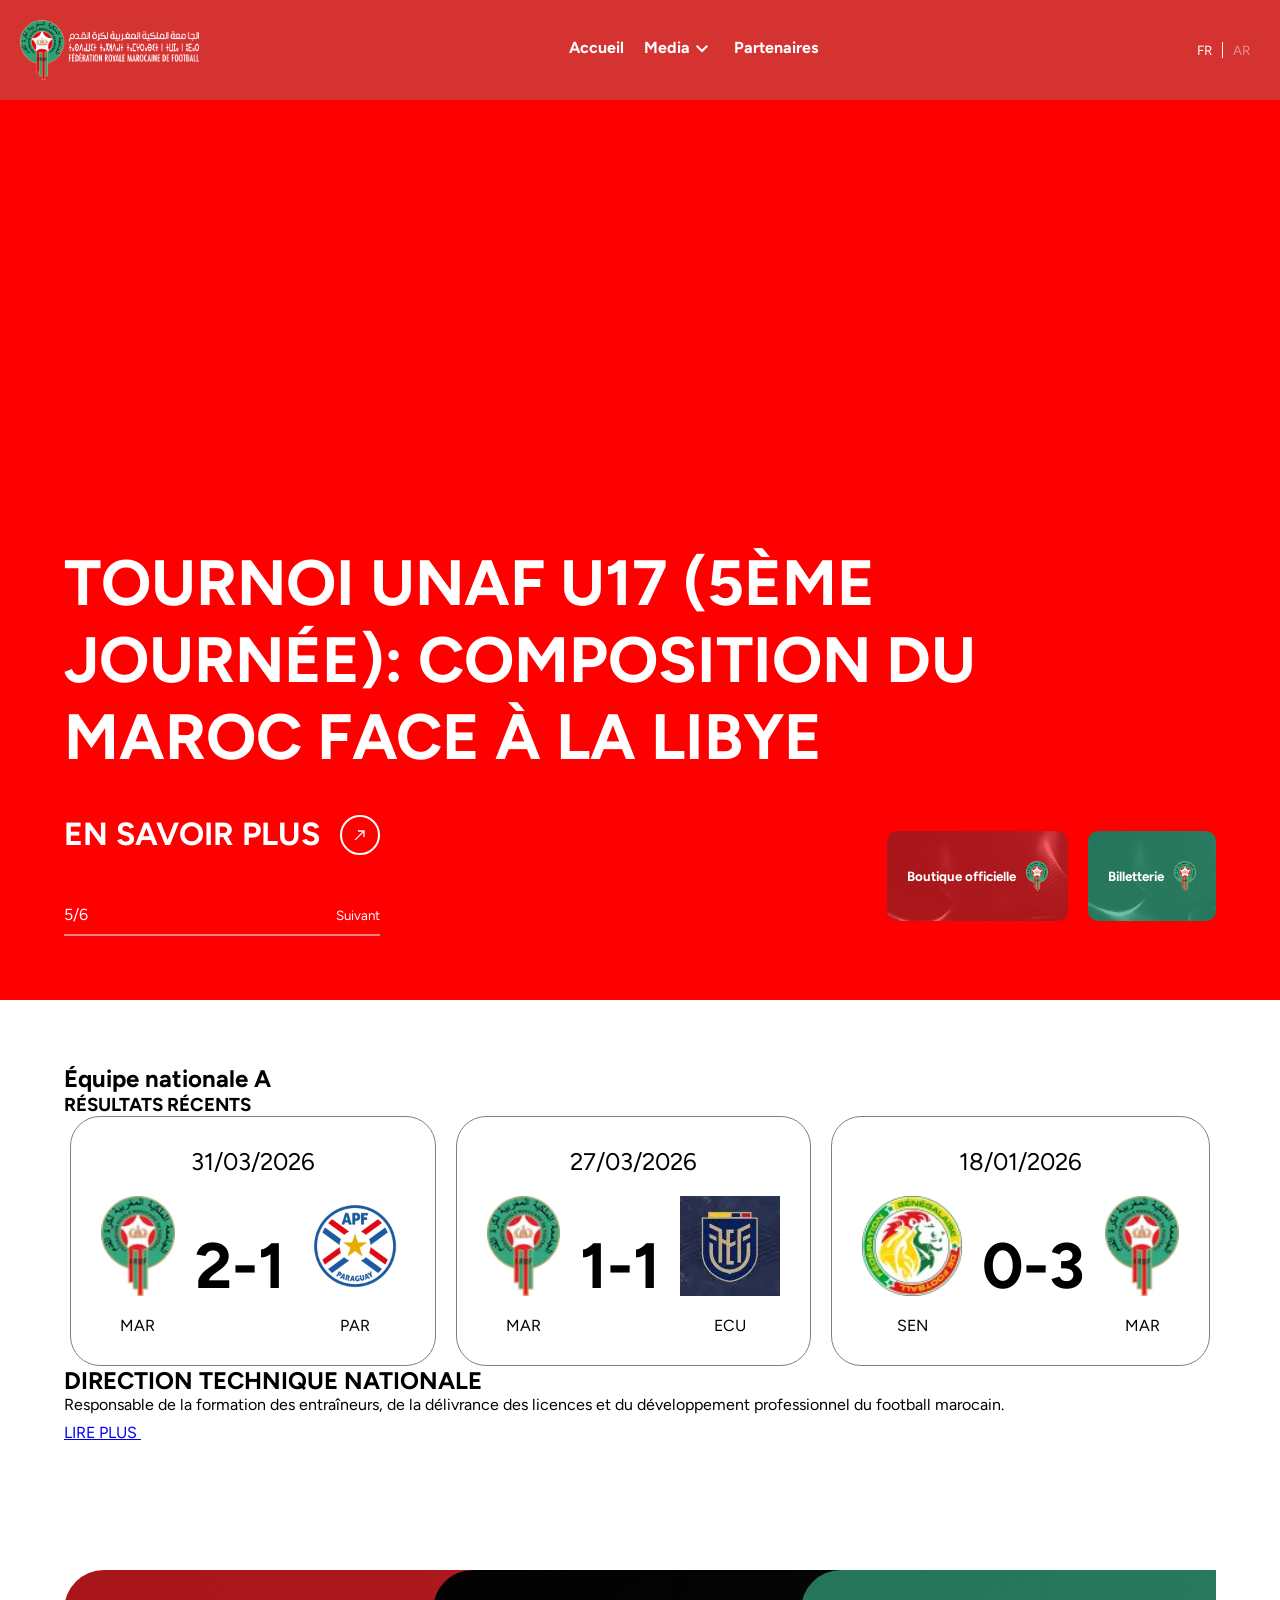
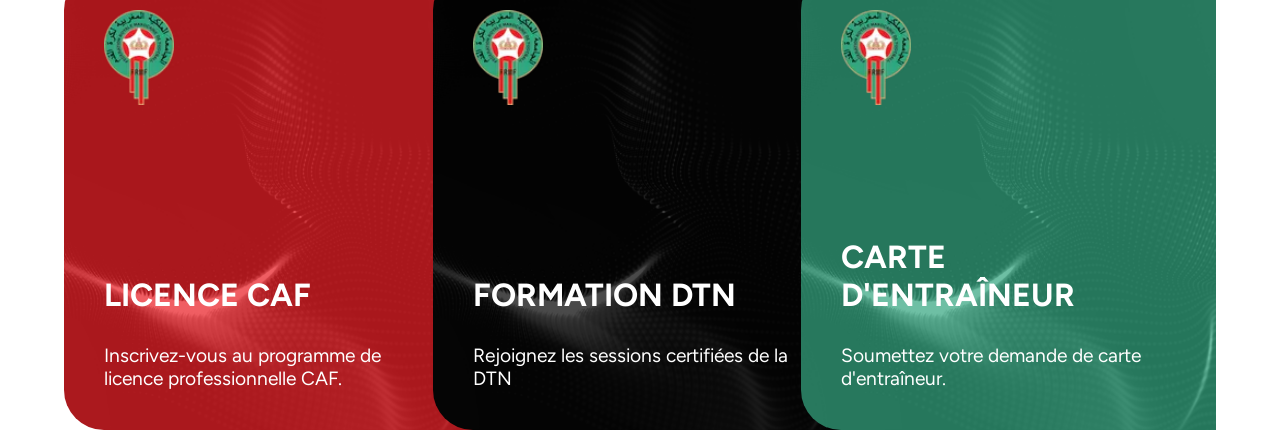
<file: index.html>
<!DOCTYPE html>
<html lang="en">

<head>
    <meta charset="UTF-8">
    <meta name="viewport" content="width=device-width, initial-scale=1.0">
    <title>Document</title>
    <link rel="stylesheet" href="css/style.css">
    <link rel="preconnect" href="https://fonts.googleapis.com">
    <link rel="preconnect" href="https://fonts.gstatic.com" crossorigin>
    <link
        href="https://fonts.googleapis.com/css2?family=Bebas+Neue&family=Comic+Relief:wght@400;700&family=Figtree:ital,wght@0,300..900;1,300..900&family=Mulish:ital,wght@0,200..1000;1,200..1000&family=Oswald:wght@200..700&family=Playfair+Display:ital,wght@0,400..900;1,400..900&family=Rowdies:wght@300;400;700&family=Rubik:ital,wght@0,300..900;1,300..900&family=Special+Gothic+Expanded+One&display=swap"
        rel="stylesheet">
</head>

<body>
    <header>
        <img id="logo-website" src="img/logo-white.webp" alt="">
        <nav>
            <ul>
                <li><a href="#">Accueil</a></li>
                <li>
                    <a href="#">Media </a>
                    <img id="chevron-header" src="img/chevron-down.svg" alt="">
                </li>
                <li><a href="#">Partenaires</a></li>
            </ul>
        </nav>
        <div class="lang-btns">
            <button class="lang-active">FR</button>
            <button class="lang-inactive">AR</button>
        </div>
    </header>
    <main>
        <section id="section1">
            <h1>Tournoi UNAF U17 (5ème journée): composition du Maroc face à la Libye</h1>
            <div class="infos-section1">
                <div class="left-side-infos-section1">
                    <div class="savoir-plus">
                        <span>en savoir plus</span>
                        <a href="#"><svg xmlns="http://www.w3.org/2000/svg" height="24px" viewBox="0 -960 960 960"
                                width="24px" fill="#ffffff">
                                <path d="m216-160-56-56 464-464H360v-80h400v400h-80v-264L216-160Z" />
                            </svg></a>
                    </div>
                    <div>
                        <div class="progress-section1">
                            <span>5/6</span>
                            <button>Suivant</button>
                        </div>
                        <span id="progress-bar"></span> <!-- bare -->
                    </div>
                </div>
                <div class="btn-section1">
                    <button class="bg-red">Boutique officielle<img src="img/icon.webp" alt=""></button>
                    <button class="bg-green">Billetterie<img src="img/icon.webp" alt=""></button>
                </div>
            </div>
        </section>
        <section id="section2">
            <div>
                <h2>Équipe nationale A</h2>
                <h3>RÉSULTATS RÉCENTS</h3>
            </div>
            <ol>
                <li>
                    <span>31/03/2026</span>
                    <div class="inner-score">
                        <div class="equipe">
                            <img src="img/icon.webp" alt="">
                            <span>MAR</span>
                        </div>
                        <span>2-1</span>
                        <div class="equipe">
                            <img src="img/paraguay.webp" alt="">
                            <span>PAR</span>
                        </div>
                    </div>
                </li>
                <li>
                    <span>27/03/2026</span>
                    <div class="inner-score">
                        <div class="equipe">
                            <img src="img/icon.webp" alt="">
                            <span>MAR</span>
                        </div>
                        <span>1-1</span>
                        <div class="equipe">
                            <img src="img/ecuador.webp" alt="">
                            <span>ECU</span>
                        </div>
                    </div>
                </li>
                <li>
                    <span>18/01/2026</span>
                    <div class="inner-score">
                        <div class="equipe">
                            <img src="img/senegal.webp" alt="">
                            <span>SEN</span>
                        </div>
                        <span>0-3</span>
                        <div class="equipe">
                            <img src="img/icon.webp" alt="">
                            <span>MAR</span>
                        </div>
                    </div>
                </li>
            </ol>
            <div>
                <h2>DIRECTION TECHNIQUE NATIONALE</h2>
                <div>
                    <p>Responsable de la formation des entraîneurs, de la délivrance des licences et du développement
                        professionnel du football marocain.</p>
                    <a href="#">LIRE PLUS <svg xmlns="http://www.w3.org/2000/svg" height="24px" viewBox="0 -960 960 960"
                            width="24px" fill="#ffffff">
                            <path d="m216-160-56-56 464-464H360v-80h400v400h-80v-264L216-160Z" />
                        </svg></a>
                </div>
            </div>
        </section>
        <section id="section3">
            <article class="licence-caf-article">
                <img src="img/icon.webp" alt="">
                <div>
                    <h2>LICENCE CAF</h2>
                    <p>Inscrivez-vous au programme de licence professionnelle CAF.</p>
                </div>
            </article>
            <article class="formation-dtn-article">
                <img src="img/icon.webp" alt="">
                <div>
                    <h2>FORMATION DTN</h2>
                    <p>Rejoignez les sessions certifiées de la DTN</p>
                </div>
            </article>
            <article class="carte-entraineur-article">
                <img src="img/icon.webp" alt="">
                <div>
                    <h2>CARTE D'ENTRAÎNEUR</h2>
                    <p>Soumettez votre demande de carte d'entraîneur.</p>
                </div>
            </article>
        </section>
    </main>
</body>

</html>
</file>
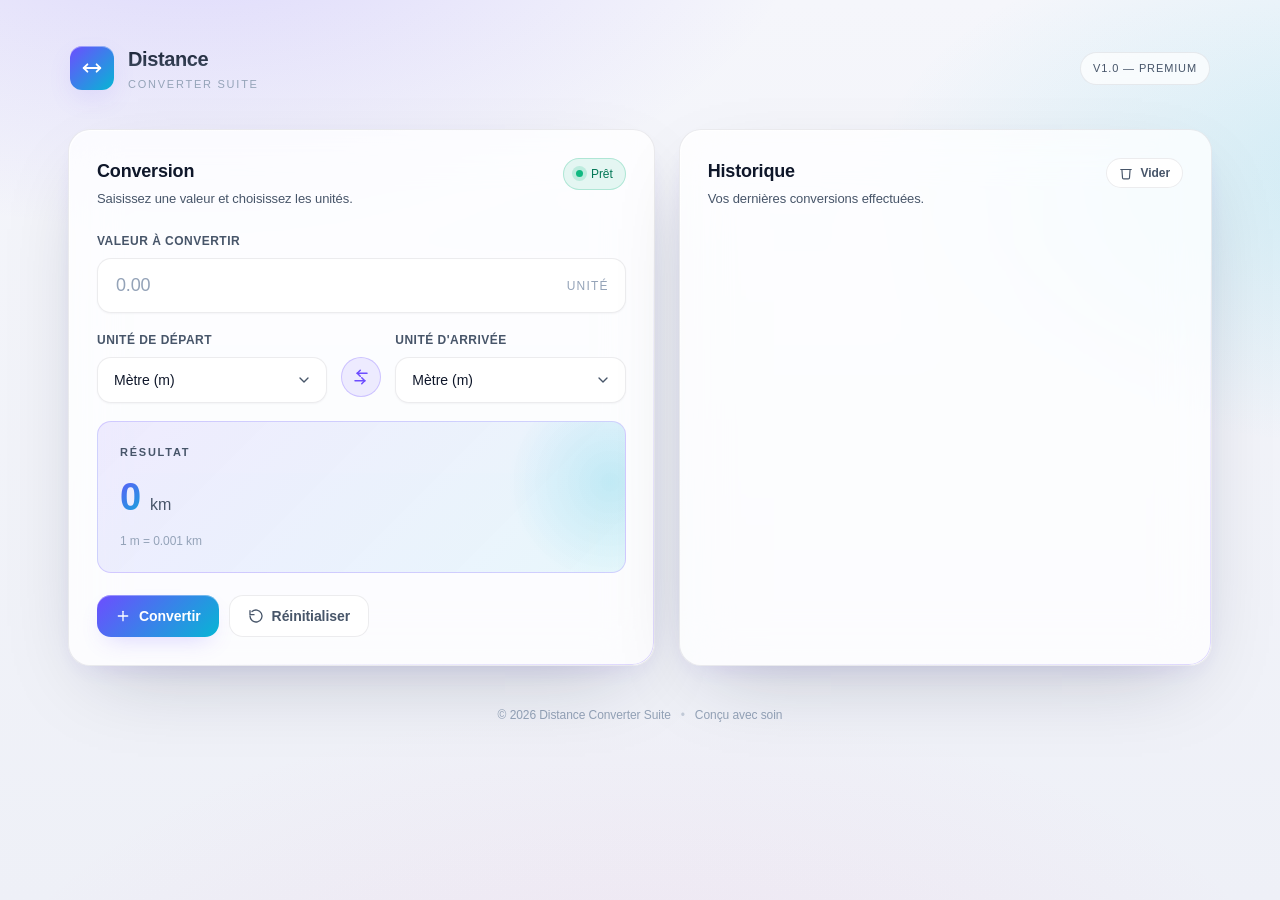
<file: js playground/tp1/index.html>
<!DOCTYPE html>
<html lang="fr">

<head>
    <meta charset="UTF-8">
    <meta name="viewport" content="width=device-width, initial-scale=1.0">
    <title>Convertisseur de Distance</title>
    <link rel="stylesheet" href="css/main.css">
    <script src="js/utils.js" defer></script>
    <script src="js/main.js" defer></script>
</head>

<body>
    <div class="app">
        <header class="app-header">
            <div class="brand">
                <div class="brand-mark">
                    <svg viewBox="0 0 24 24" width="22" height="22" fill="none" stroke="currentColor" stroke-width="2"
                        stroke-linecap="round" stroke-linejoin="round">
                        <path d="M3 12h18"></path>
                        <path d="M3 12l4-4"></path>
                        <path d="M3 12l4 4"></path>
                        <path d="M21 12l-4-4"></path>
                        <path d="M21 12l-4 4"></path>
                    </svg>
                </div>
                <div class="brand-text">
                    <h1>Distance</h1>
                    <span>Converter Suite</span>
                </div>
            </div>
            <div class="badge">v1.0 — Premium</div>
        </header>

        <main class="grid">
            <section class="card converter">
                <div class="card-head">
                    <div>
                        <h2>Conversion</h2>
                        <p>Saisissez une valeur et choisissez les unités.</p>
                    </div>
                    <span class="dot-status">
                        <span class="dot"></span>
                        Prêt
                    </span>
                </div>

                <div class="field">
                    <label for="value">Valeur à convertir</label>
                    <div class="input-wrap">
                        <input id="valueConversion" type="number" placeholder="0.00" step="any">
                        <span class="input-suffix">unité</span>
                    </div>
                </div>

                <div class="field-row">
                    <div class="field">
                        <label for="fromUnit">Unité de départ</label>
                        <div class="select-wrap">
                            <select id="fromUnit">
                                <option value="mm 1">Millimètre (mm)</option>
                                <option value="cm 10">Centimètre (cm)</option>
                                <option value="m 1000" selected>Mètre (m)</option>
                                <option value="km 1000000">Kilomètre (km)</option>
                                <option value="in 25.4">Pouce (in)</option>
                                <option value="ft 304.8">Pied (ft)</option>
                                <option value="yd 914.4">Yard (yd)</option>
                                <option value="mi 1609344">Mile (mi)</option>
                                <option value="nmi 1852000">Mille marin (nmi)</option>
                            </select>
                            <svg class="chevron" viewBox="0 0 24 24" width="16" height="16" fill="none"
                                stroke="currentColor" stroke-width="2" stroke-linecap="round" stroke-linejoin="round">
                                <polyline points="6 9 12 15 18 9"></polyline>
                            </svg>
                        </div>
                    </div>

                    <div id="swapDiv" class="swap" aria-hidden="true">
                        <svg viewBox="0 0 24 24" width="18" height="18" fill="none" stroke="currentColor"
                            stroke-width="2" stroke-linecap="round" stroke-linejoin="round">
                            <path d="M7 7h13"></path>
                            <path d="M7 7l4-4"></path>
                            <path d="M7 7l4 4"></path>
                            <path d="M17 17H4"></path>
                            <path d="M17 17l-4-4"></path>
                            <path d="M17 17l-4 4"></path>
                        </svg>
                    </div>

                    <div class="field">
                        <label for="toUnit">Unité d'arrivée</label>
                        <div class="select-wrap">
                            <select id="toUnit">
                                <option value="mm 1">Millimètre (mm)</option>
                                <option value="cm 10">Centimètre (cm)</option>
                                <option value="m 1000" selected>Mètre (m)</option>
                                <option value="km 1000000">Kilomètre (km)</option>
                                <option value="in 25.4">Pouce (in)</option>
                                <option value="ft 304.8">Pied (ft)</option>
                                <option value="yd 914.4">Yard (yd)</option>
                                <option value="mi 1609344">Mile (mi)</option>
                                <option value="nmi 1852000">Mille marin (nmi)</option>
                            </select>
                            <svg class="chevron" viewBox="0 0 24 24" width="16" height="16" fill="none"
                                stroke="currentColor" stroke-width="2" stroke-linecap="round" stroke-linejoin="round">
                                <polyline points="6 9 12 15 18 9"></polyline>
                            </svg>
                        </div>
                    </div>
                </div>

                <div class="result">
                    <div class="result-label">Résultat</div>
                    <div class="result-value">
                        <span class="result-number">0</span>
                        <span class="result-unit">km</span>
                    </div>
                    <div class="result-meta">1 m = 0.001 km</div>
                </div>

                <div class="actions">
                    <button id="convertBtn" class="btn btn-primary" type="button">
                        <svg viewBox="0 0 24 24" width="16" height="16" fill="none" stroke="currentColor"
                            stroke-width="2" stroke-linecap="round" stroke-linejoin="round">
                            <path d="M12 5v14"></path>
                            <path d="M5 12h14"></path>
                        </svg>
                        Convertir
                    </button>
                    <button id="resetBtn" class="btn btn-ghost" type="button">
                        <svg viewBox="0 0 24 24" width="16" height="16" fill="none" stroke="currentColor"
                            stroke-width="2" stroke-linecap="round" stroke-linejoin="round">
                            <path d="M3 12a9 9 0 1 0 3-6.7"></path>
                            <polyline points="3 4 3 10 9 10"></polyline>
                        </svg>
                        Réinitialiser
                    </button>
                </div>
            </section>

            <section class="card history">
                <div class="card-head">
                    <div>
                        <h2>Historique</h2>
                        <p>Vos dernières conversions effectuées.</p>
                    </div>
                    <button id="viderBtn" class="btn btn-mini" type="button">
                        <svg viewBox="0 0 24 24" width="14" height="14" fill="none" stroke="currentColor"
                            stroke-width="2" stroke-linecap="round" stroke-linejoin="round">
                            <polyline points="3 6 5 6 21 6"></polyline>
                            <path d="M19 6l-1 14a2 2 0 0 1-2 2H8a2 2 0 0 1-2-2L5 6"></path>
                        </svg>
                        Vider
                    </button>
                </div>

                <ul class="history-list" id="listHistory">
                    <!-- <li class="history-item">
                        <div class="history-icon">
                            <svg viewBox="0 0 24 24" width="16" height="16" fill="none" stroke="currentColor" stroke-width="2" stroke-linecap="round" stroke-linejoin="round"><path d="M5 12h14"></path><path d="M13 6l6 6-6 6"></path></svg>
                        </div>
                        <div class="history-body">
                            <div class="history-line">
                                <span class="from-pill">1 500 m</span>
                                <span class="arrow">→</span>
                                <span class="to-pill">1.5 km</span>
                            </div>
                            <div class="history-meta">Il y a 2 minutes</div>
                        </div>
                        <span class="history-tag">métrique</span>
                    </li>

                    <li class="history-item">
                        <div class="history-icon">
                            <svg viewBox="0 0 24 24" width="16" height="16" fill="none" stroke="currentColor" stroke-width="2" stroke-linecap="round" stroke-linejoin="round"><path d="M5 12h14"></path><path d="M13 6l6 6-6 6"></path></svg>
                        </div>
                        <div class="history-body">
                            <div class="history-line">
                                <span class="from-pill">10 mi</span>
                                <span class="arrow">→</span>
                                <span class="to-pill">16.0934 km</span>
                            </div>
                            <div class="history-meta">Il y a 12 minutes</div>
                        </div>
                        <span class="history-tag impérial">impérial</span>
                    </li>

                    <li class="history-item">
                        <div class="history-icon">
                            <svg viewBox="0 0 24 24" width="16" height="16" fill="none" stroke="currentColor" stroke-width="2" stroke-linecap="round" stroke-linejoin="round"><path d="M5 12h14"></path><path d="M13 6l6 6-6 6"></path></svg>
                        </div>
                        <div class="history-body">
                            <div class="history-line">
                                <span class="from-pill">42 ft</span>
                                <span class="arrow">→</span>
                                <span class="to-pill">12.8016 m</span>
                            </div>
                            <div class="history-meta">Il y a 1 heure</div>
                        </div>
                        <span class="history-tag impérial">impérial</span>
                    </li>

                    <li class="history-item">
                        <div class="history-icon">
                            <svg viewBox="0 0 24 24" width="16" height="16" fill="none" stroke="currentColor" stroke-width="2" stroke-linecap="round" stroke-linejoin="round"><path d="M5 12h14"></path><path d="M13 6l6 6-6 6"></path></svg>
                        </div>
                        <div class="history-body">
                            <div class="history-line">
                                <span class="from-pill">200 cm</span>
                                <span class="arrow">→</span>
                                <span class="to-pill">2 m</span>
                            </div>
                            <div class="history-meta">Hier</div>
                        </div>
                        <span class="history-tag">métrique</span>
                    </li>

                    <li class="history-item">
                        <div class="history-icon">
                            <svg viewBox="0 0 24 24" width="16" height="16" fill="none" stroke="currentColor" stroke-width="2" stroke-linecap="round" stroke-linejoin="round"><path d="M5 12h14"></path><path d="M13 6l6 6-6 6"></path></svg>
                        </div>
                        <div class="history-body">
                            <div class="history-line">
                                <span class="from-pill">5 nmi</span>
                                <span class="arrow">→</span>
                                <span class="to-pill">9.26 km</span>
                            </div>
                            <div class="history-meta">Hier</div>
                        </div>
                        <span class="history-tag marin">marin</span>
                    </li> -->
                </ul>
            </section>
        </main>

        <footer class="app-footer">
            <span>© 2026 Distance Converter Suite</span>
            <span class="dot-sep">•</span>
            <span>Conçu avec soin</span>
        </footer>
    </div>
</body>

</html>
</file>
<file: css/style.css>
:root {
  --red-color: rgb(213, 50, 50);
}
* {
  padding: 0;
  margin: 0;
  box-sizing: border-box;
  font-family: "Figtree", sans-serif;
  font-optical-sizing: auto;
}
header {
  position: sticky;
  top: 0;
  left: 0;
  right: 0;
  color: white;
  background-color: var(--red-color);
  display: flex;
  justify-content: space-between;
  align-items: center;
  padding: 20px;
}
header ul {
  display: flex;
  gap: 20px;
}
header li {
  display: flex;
}
header a {
  color: inherit;
  text-decoration: none;
  font-weight: bold;
}
#logo-website {
  height: 60px;
}
header #chevron-header {
  position: relative;
  bottom: 1px;
}
header button {
  border: 0;
  background: none;
  padding: 0px 10px;
  border-right: 1px solid white;
}
header button:last-child {
  border-right: 0px;
}
header .lang-btns {
  display: flex;
}
header .lang-active {
  color: white;
}
header .lang-inactive {
  color: rgb(228 224 224 / 57%);
}

/* ============================ main ============================  */
/* ============================ Section 1 ============================  */
#section1 {
  background-color: red;
  height: 100vh; /* viewport height => hauteur de la fenetre*/
  display: flex;
  flex-direction: column;
  justify-content: end;
  padding: 5%;
  color: white;
  gap: 40px;
}
#section1 h1 {
  font-size: 4em;
  text-transform: uppercase;
}
#section1 .infos-section1 {
  display: flex;
  justify-content: space-between;
  align-items: center;
}

#section1 .infos-section1 .left-side-infos-section1 {
  display: flex;
  flex-direction: column;
  justify-content: space-between;
  gap: 50px;
}

#section1 .infos-section1 .left-side-infos-section1 .savoir-plus {
  display: flex;
  gap: 20px;
}
#section1 .infos-section1 .left-side-infos-section1 .savoir-plus span {
  font-size: 2em;
  font-weight: bold;
  text-transform: uppercase;
}
#section1 .infos-section1 .left-side-infos-section1 .savoir-plus a {
  border: 2px solid white;
  padding: 10px;
  border-radius: 50%;
  height: 40px;
  width: 40px;
  display: block;
  display: flex;
  justify-content: center;
  align-items: center;
}
#section1 .infos-section1 .progress-section1 {
  display: flex;
  justify-content: space-between;
}

#section1 .infos-section1 .progress-section1 button {
  border: 0;
  background: transparent;
  color: inherit;
}
#section1 .infos-section1 #progress-bar {
  background: rgba(211, 211, 211, 0.63);
  display: block;
  height: 2px;
  margin-top: 10px;
}
#section1 .btn-section1 {
  display: flex;
  gap: 20px;
  font-size: 4em;
}
#section1 .btn-section1 button {
  border: 0;
  padding: 30px 20px;
  display: flex;
  align-items: center;
  gap: 10px;
  border-radius: 10px;
  color: inherit;
  font-weight: bold;
  background-size: cover;
}
#section1 .btn-section1 button img {
  height: 30px;
}
.bg-red {
  background: url(../img/card-red.png);
}
.bg-green {
  background: url(../img/card-green.png);
}

/* ----------------------- section 2 -------------------- */
#section2 {
  padding: 5%;
}
#section2 img {
  height: 100px;
}
#section2 > ol {
  display: flex;
  gap: 20px;
  flex-wrap: wrap;
  justify-content: center;
}
#section2 > ol li {
  background: white;
  border: 1px solid gray;
  border-radius: 30px;
  padding: 30px;
  display: flex;
  flex-direction: column;
  align-items: center;
  gap: 20px;
}
#section2 > ol li > span {
  font-size: 1.5em;
}
#section2 > ol li > div {
  display: flex;
  align-items: center;
  gap: 20px;
}
#section2 .inner-score > span {
  font-size: 4em;
  font-weight: bold;
}
#section2 > ol li > div > div {
  display: flex;
  flex-direction: column;
  align-items: center;
  gap: 20px;
}

/*------------------------ section 3 -------------------- */

#section3 {
  display: flex;
  margin: 5%;
  color: white;
  position: relative;
  justify-content: center;
}
#section3 article {
  height: 460px;
  padding: 40px;

  display: flex;
  flex-direction: column;
  justify-content: space-between;
  flex: 1;
  border-radius: 40px;
  border-bottom-right-radius: 0;
  border-top-right-radius: 0;
  position: absolute;
  width: 36%;
  transition-duration: 1s;
  background-size: cover;
}
#section3 article:hover {
  width: 44%;
  padding-right: 100px;
}
#section3 article:hover + article {
  margin-left: 60px;
}
#section3 article img {
  width: 70px;
}

#section3 article h2 {
  font-size: 2em;
  margin-bottom: 30px;
}
#section3 article p {
  font-size: 1.2em;
}
article.licence-caf-article {
  background-image: url(../img/card-red.png);
  left: 0;
}
article.licence-caf-article:hover{
   background-image: url(../img/card-content-1.png);
}
article.formation-dtn-article {
  background-image: url(../img/card-black.png);
}
article.formation-dtn-article:hover {
  background-image: url(../img/card-content-2.png);
}
article.carte-entraineur-article {
  right: 0;
  background-image: url(../img/card-green.png);
}
article.carte-entraineur-article:hover {
  background-image: url(../img/card-content-3.png);
}
@media screen  and (max-width:900px){
  #section1 {
    height: unset;
  }
}
@media screen and (max-width:500px){ /* if(largeur < 500px)*/
  header{
    flex-direction: column;
    gap: 20px;
  }
  
}
</file>
<file: js playground/tp1/css/main.css>
:root {
    --bg-0: #f5f6fb;
    --bg-1: #ffffff;
    --bg-2: #eef0f7;
    --surface: rgba(255, 255, 255, 0.78);
    --surface-strong: rgba(255, 255, 255, 0.95);
    --border: rgba(15, 23, 42, 0.08);
    --border-strong: rgba(15, 23, 42, 0.16);
    --text: #0f172a;
    --text-dim: #475569;
    --text-muted: #94a3b8;
    --accent: #6d4dff;
    --accent-2: #06b6d4;
    --accent-glow: rgba(109, 77, 255, 0.28);
    --success: #10b981;
    --warn: #f59e0b;
    --danger: #ef4444;
    --radius-lg: 22px;
    --radius-md: 14px;
    --radius-sm: 10px;
    --shadow-lg: 0 30px 80px -30px rgba(15, 23, 42, 0.25), 0 10px 30px -15px rgba(109, 77, 255, 0.18);
    --shadow-md: 0 10px 30px -15px rgba(15, 23, 42, 0.18);
    --grad-accent: linear-gradient(135deg, #6d4dff 0%, #06b6d4 100%);
}

* {
    box-sizing: border-box;
    margin: 0;
    padding: 0;
}

html, body {
    height: 100%;
}

body {
    font-family: -apple-system, BlinkMacSystemFont, "Segoe UI", "Inter", Roboto, "Helvetica Neue", Arial, sans-serif;
    color: var(--text);
    background: var(--bg-0);
    background-image:
        radial-gradient(ellipse 80% 60% at 15% -10%, rgba(109, 77, 255, 0.18), transparent 60%),
        radial-gradient(ellipse 70% 50% at 110% 20%, rgba(6, 182, 212, 0.16), transparent 60%),
        radial-gradient(ellipse 90% 70% at 50% 120%, rgba(244, 114, 182, 0.10), transparent 60%),
        linear-gradient(180deg, #f5f6fb 0%, #eef0f7 100%);
    background-attachment: fixed;
    min-height: 100vh;
    line-height: 1.5;
    -webkit-font-smoothing: antialiased;
    -moz-osx-font-smoothing: grayscale;
    letter-spacing: -0.005em;
}

.app {
    max-width: 1200px;
    margin: 0 auto;
    padding: 40px 28px 56px;
    display: flex;
    flex-direction: column;
    gap: 32px;
}

/* ============ HEADER ============ */
.app-header {
    display: flex;
    align-items: center;
    justify-content: space-between;
    padding: 4px 2px;
}

.brand {
    display: flex;
    align-items: center;
    gap: 14px;
}

.brand-mark {
    width: 44px;
    height: 44px;
    border-radius: 12px;
    background: var(--grad-accent);
    color: white;
    display: grid;
    place-items: center;
    box-shadow:
        0 10px 30px -10px var(--accent-glow),
        inset 0 1px 0 rgba(255, 255, 255, 0.4);
}

.brand-text h1 {
    font-size: 20px;
    font-weight: 700;
    letter-spacing: -0.02em;
    background: linear-gradient(180deg, #0f172a 0%, #475569 100%);
    -webkit-background-clip: text;
    background-clip: text;
    color: transparent;
}

.brand-text span {
    display: block;
    font-size: 11px;
    color: var(--text-muted);
    letter-spacing: 0.16em;
    text-transform: uppercase;
    margin-top: 2px;
}

.badge {
    font-size: 11px;
    color: var(--text-dim);
    padding: 7px 12px;
    border-radius: 999px;
    border: 1px solid var(--border);
    background: rgba(255, 255, 255, 0.7);
    letter-spacing: 0.08em;
    text-transform: uppercase;
    backdrop-filter: blur(10px);
}

/* ============ GRID LAYOUT ============ */
.grid {
    display: grid;
    grid-template-columns: 1.1fr 1fr;
    gap: 24px;
}

@media (max-width: 900px) {
    .grid {
        grid-template-columns: 1fr;
    }
}

/* ============ CARD ============ */
.card {
    position: relative;
    background: var(--surface);
    border: 1px solid var(--border);
    border-radius: var(--radius-lg);
    padding: 28px;
    backdrop-filter: blur(24px) saturate(140%);
    -webkit-backdrop-filter: blur(24px) saturate(140%);
    box-shadow: var(--shadow-lg);
    overflow: hidden;
}

.card::before {
    content: "";
    position: absolute;
    inset: 0;
    border-radius: inherit;
    padding: 1px;
    background: linear-gradient(135deg, rgba(255, 255, 255, 0.9), rgba(255, 255, 255, 0) 40%, rgba(255, 255, 255, 0) 60%, rgba(109, 77, 255, 0.22));
    -webkit-mask: linear-gradient(#000 0 0) content-box, linear-gradient(#000 0 0);
    mask: linear-gradient(#000 0 0) content-box, linear-gradient(#000 0 0);
    -webkit-mask-composite: xor;
    mask-composite: exclude;
    pointer-events: none;
}

.card-head {
    display: flex;
    align-items: flex-start;
    justify-content: space-between;
    gap: 16px;
    margin-bottom: 24px;
}

.card-head h2 {
    font-size: 18px;
    font-weight: 600;
    letter-spacing: -0.01em;
}

.card-head p {
    font-size: 13px;
    color: var(--text-dim);
    margin-top: 4px;
}

.dot-status {
    display: inline-flex;
    align-items: center;
    gap: 8px;
    font-size: 12px;
    color: #047857;
    padding: 6px 12px;
    border-radius: 999px;
    background: rgba(16, 185, 129, 0.1);
    border: 1px solid rgba(16, 185, 129, 0.25);
}

.dot-status .dot {
    width: 7px;
    height: 7px;
    border-radius: 50%;
    background: var(--success);
    box-shadow: 0 0 0 4px rgba(16, 185, 129, 0.18);
}

/* ============ FIELDS ============ */
.field {
    display: flex;
    flex-direction: column;
    gap: 8px;
    flex: 1;
    min-width: 0;
}

.field label {
    font-size: 12px;
    color: var(--text-dim);
    font-weight: 600;
    letter-spacing: 0.04em;
    text-transform: uppercase;
}

.field + .field,
.field-row + .field,
.field + .field-row,
.field-row + .result,
.field + .result {
    margin-top: 18px;
}

.input-wrap,
.select-wrap {
    position: relative;
    display: flex;
    align-items: center;
    background: #ffffff;
    border: 1px solid var(--border);
    border-radius: var(--radius-md);
    transition: border-color 0.18s ease, box-shadow 0.18s ease, background 0.18s ease;
    box-shadow: 0 1px 2px rgba(15, 23, 42, 0.04);
}

.input-wrap:focus-within,
.select-wrap:focus-within {
    border-color: rgba(109, 77, 255, 0.55);
    box-shadow: 0 0 0 4px rgba(109, 77, 255, 0.14);
    background: #ffffff;
}

.input-wrap input {
    flex: 1;
    background: transparent;
    border: 0;
    outline: 0;
    color: var(--text);
    font-size: 18px;
    font-weight: 500;
    letter-spacing: -0.01em;
    padding: 16px 18px;
    width: 100%;
    font-variant-numeric: tabular-nums;
}

.input-wrap input::placeholder {
    color: var(--text-muted);
}

.input-suffix {
    font-size: 12px;
    color: var(--text-muted);
    padding-right: 16px;
    text-transform: uppercase;
    letter-spacing: 0.1em;
}

.select-wrap select {
    appearance: none;
    -webkit-appearance: none;
    background: transparent;
    border: 0;
    outline: 0;
    color: var(--text);
    font-size: 14px;
    font-weight: 500;
    padding: 14px 40px 14px 16px;
    width: 100%;
    cursor: pointer;
}

.select-wrap select option {
    background: var(--bg-1);
    color: var(--text);
}

.select-wrap .chevron {
    position: absolute;
    right: 14px;
    color: var(--text-dim);
    pointer-events: none;
}

.field-row {
    display: grid;
    grid-template-columns: 1fr auto 1fr;
    gap: 14px;
    align-items: end;
}

.swap {
    width: 40px;
    height: 40px;
    border-radius: 50%;
    background: rgba(109, 77, 255, 0.1);
    border: 1px solid rgba(109, 77, 255, 0.25);
    color: #6d4dff;
    display: grid;
    place-items: center;
    margin-bottom: 6px;
    transition: transform 0.2s ease, background 0.2s ease;
}

.swap:hover {
    transform: rotate(180deg);
    background: rgba(109, 77, 255, 0.18);
}

@media (max-width: 540px) {
    .field-row {
        grid-template-columns: 1fr;
    }
    .swap {
        margin: 0 auto;
        transform: rotate(90deg);
    }
}

/* ============ RESULT ============ */
.result {
    position: relative;
    padding: 22px;
    border-radius: var(--radius-md);
    background:
        linear-gradient(135deg, rgba(109, 77, 255, 0.10), rgba(6, 182, 212, 0.08));
    border: 1px solid rgba(109, 77, 255, 0.22);
    overflow: hidden;
}

.result::after {
    content: "";
    position: absolute;
    top: -40%;
    right: -20%;
    width: 240px;
    height: 240px;
    background: radial-gradient(circle, rgba(6, 182, 212, 0.18), transparent 60%);
    pointer-events: none;
}

.result-label {
    font-size: 11px;
    color: var(--text-dim);
    letter-spacing: 0.16em;
    text-transform: uppercase;
    font-weight: 600;
}

.result-value {
    display: flex;
    align-items: baseline;
    gap: 10px;
    margin-top: 8px;
}

.result-number {
    font-size: 38px;
    font-weight: 700;
    letter-spacing: -0.03em;
    background: var(--grad-accent);
    -webkit-background-clip: text;
    background-clip: text;
    color: transparent;
    font-variant-numeric: tabular-nums;
}

.result-unit {
    font-size: 16px;
    color: var(--text-dim);
    font-weight: 500;
}

.result-meta {
    margin-top: 6px;
    font-size: 12px;
    color: var(--text-muted);
}

/* ============ ACTIONS ============ */
.actions {
    display: flex;
    gap: 10px;
    margin-top: 22px;
}

.btn {
    display: inline-flex;
    align-items: center;
    gap: 8px;
    padding: 12px 18px;
    font-size: 14px;
    font-weight: 600;
    border: 0;
    border-radius: var(--radius-md);
    cursor: pointer;
    font-family: inherit;
    letter-spacing: -0.005em;
    transition: transform 0.15s ease, box-shadow 0.15s ease, background 0.15s ease, color 0.15s ease, border-color 0.15s ease;
}

.btn:active {
    transform: translateY(1px);
}

.btn-primary {
    background: var(--grad-accent);
    color: white;
    box-shadow:
        0 10px 24px -10px var(--accent-glow),
        inset 0 1px 0 rgba(255, 255, 255, 0.35);
}

.btn-primary:hover {
    box-shadow:
        0 14px 30px -8px var(--accent-glow),
        inset 0 1px 0 rgba(255, 255, 255, 0.45);
}

.btn-ghost {
    background: #ffffff;
    color: var(--text-dim);
    border: 1px solid var(--border);
}

.btn-ghost:hover {
    background: #f8fafc;
    color: var(--text);
    border-color: var(--border-strong);
}

.btn-mini {
    padding: 7px 12px;
    font-size: 12px;
    background: #ffffff;
    color: var(--text-dim);
    border: 1px solid var(--border);
    border-radius: 999px;
}

.btn-mini:hover {
    color: var(--danger);
    border-color: rgba(239, 68, 68, 0.4);
    background: rgba(239, 68, 68, 0.06);
}

/* ============ HISTORY ============ */
.history-list {
    list-style: none;
    display: flex;
    flex-direction: column;
    gap: 10px;
    max-height: 460px;
    overflow-y: auto;
    padding-right: 4px;
}

.history-list::-webkit-scrollbar {
    width: 6px;
}

.history-list::-webkit-scrollbar-thumb {
    background: rgba(15, 23, 42, 0.12);
    border-radius: 999px;
}

.history-item {
    display: grid;
    grid-template-columns: 36px 1fr auto;
    gap: 14px;
    align-items: center;
    padding: 14px 16px;
    border-radius: var(--radius-md);
    background: #ffffff;
    border: 1px solid var(--border);
    transition: background 0.18s ease, border-color 0.18s ease, transform 0.18s ease, box-shadow 0.18s ease;
}

.history-item:hover {
    background: #fcfcff;
    border-color: var(--border-strong);
    transform: translateX(2px);
    box-shadow: 0 8px 20px -12px rgba(15, 23, 42, 0.18);
}

.history-icon {
    width: 36px;
    height: 36px;
    border-radius: 10px;
    background: rgba(109, 77, 255, 0.1);
    color: #6d4dff;
    display: grid;
    place-items: center;
    border: 1px solid rgba(109, 77, 255, 0.22);
}

.history-body {
    min-width: 0;
}

.history-line {
    display: flex;
    align-items: center;
    gap: 10px;
    font-variant-numeric: tabular-nums;
    flex-wrap: wrap;
}

.from-pill,
.to-pill {
    font-size: 14px;
    font-weight: 600;
    padding: 4px 10px;
    border-radius: 8px;
    letter-spacing: -0.005em;
}

.from-pill {
    background: #f1f5f9;
    color: var(--text);
    border: 1px solid var(--border);
}

.to-pill {
    background: linear-gradient(135deg, rgba(109, 77, 255, 0.14), rgba(6, 182, 212, 0.12));
    color: #4338ca;
    border: 1px solid rgba(109, 77, 255, 0.28);
}

.arrow {
    color: var(--text-muted);
    font-size: 14px;
}

.history-meta {
    margin-top: 4px;
    font-size: 12px;
    color: var(--text-muted);
}

.history-tag {
    font-size: 10px;
    text-transform: uppercase;
    letter-spacing: 0.12em;
    font-weight: 600;
    padding: 4px 9px;
    border-radius: 999px;
    background: rgba(16, 185, 129, 0.1);
    color: #047857;
    border: 1px solid rgba(16, 185, 129, 0.22);
    white-space: nowrap;
}

.history-tag.impérial {
    background: rgba(245, 158, 11, 0.1);
    color: #b45309;
    border-color: rgba(245, 158, 11, 0.28);
}

.history-tag.marin {
    background: rgba(6, 182, 212, 0.1);
    color: #0e7490;
    border-color: rgba(6, 182, 212, 0.28);
}

/* ============ FOOTER ============ */
.app-footer {
    display: flex;
    align-items: center;
    justify-content: center;
    gap: 10px;
    color: var(--text-muted);
    font-size: 12px;
    padding-top: 8px;
}

.dot-sep {
    opacity: 0.5;
}
</file>
